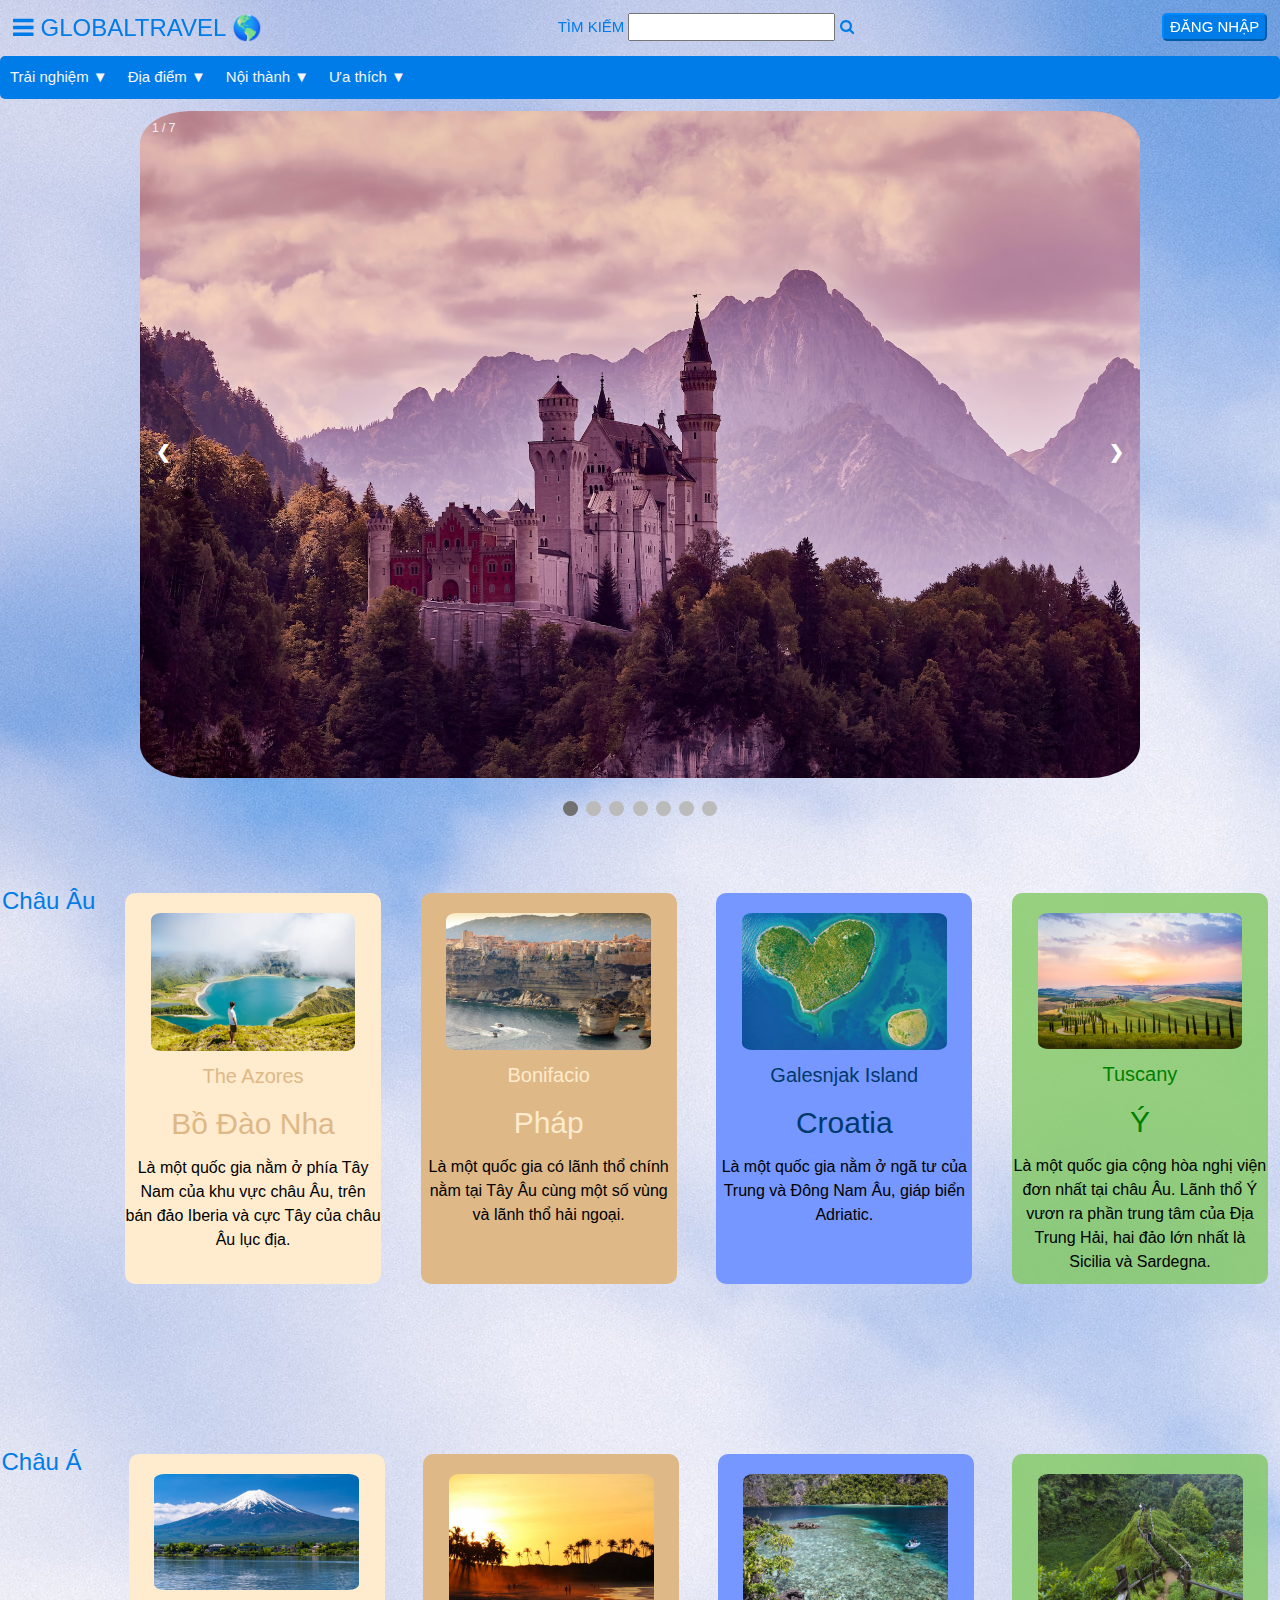
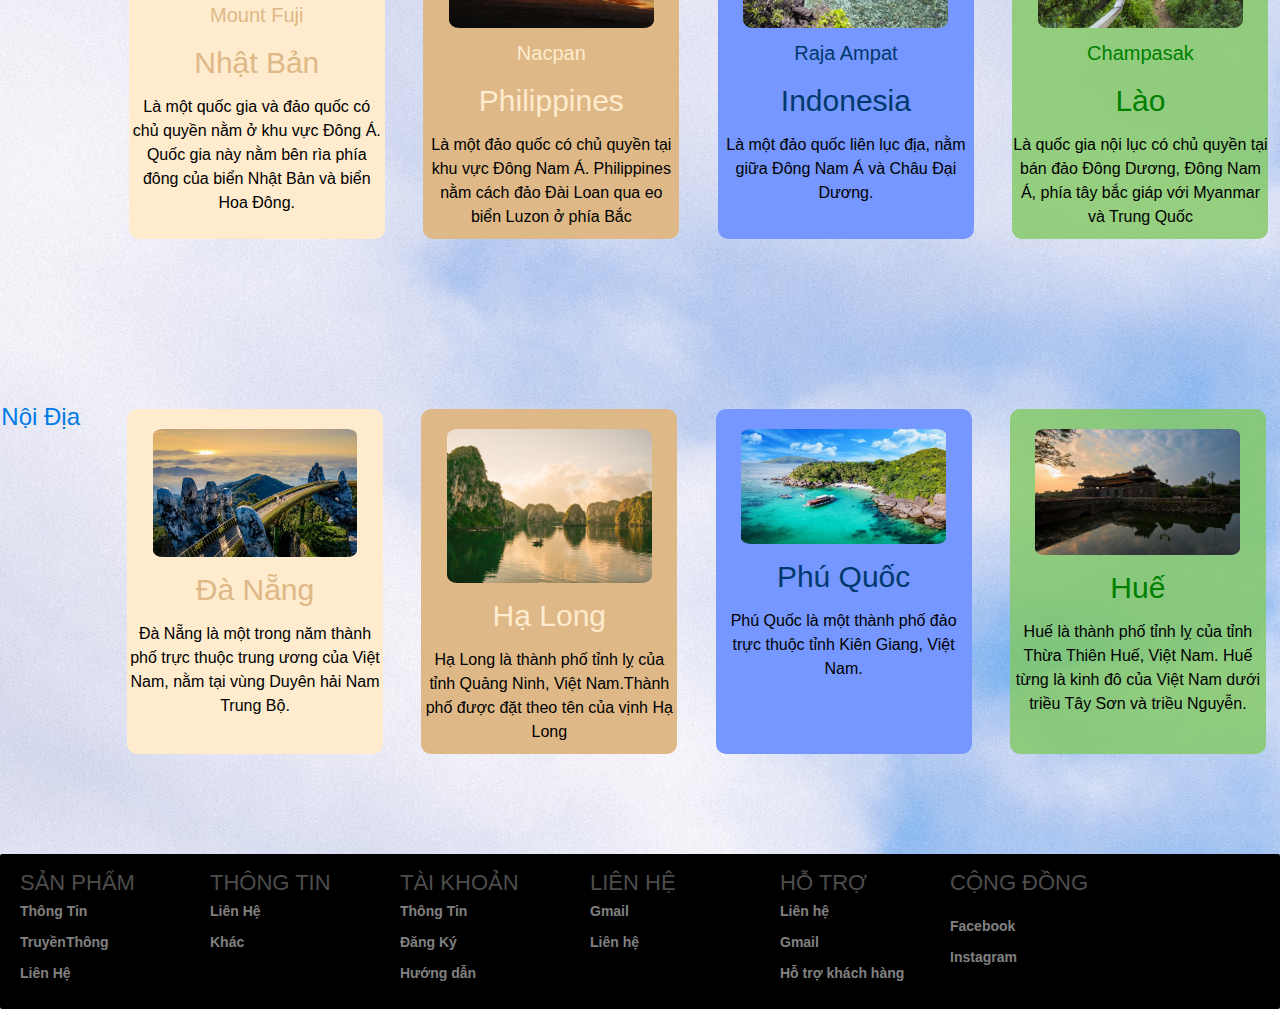
<file: FinalExam/index.html>
<!DOCTYPE html>
<html lang="en">
<head>
    <meta charset="UTF-8">
    <meta name="viewport" content="width=device-width, initial-scale=1.0">
    <title>GLOBALTRAVEL🌎</title>
    <link rel="stylesheet" href="./style.css">
    <link rel="stylesheet" href="https://www.w3schools.com/w3css/4/w3.css">
    <link rel="stylesheet" href="https://cdnjs.cloudflare.com/ajax/libs/font-awesome/4.7.0/css/font-awesome.min.css">
    <link rel="stylesheet" href="https://fonts.googleapis.com/css?family=Bebas+Neue">
</head>
<body>
 <!-- Navigation -->
 <div class="Login_bar"> 
     <div id="Logo"><h3> <i class="fa fa-bars"></i> GLOBALTRAVEL 🌎</h3></div>
     <div class="Login_bar_item">TÌM KIẾM <input type="text" class="search_input"> <i class="fa fa-search"></i></div>
     <div class="Login_bar_item">
        <a href="./form/indexform.html">

            <button id="Login_bar_button">ĐĂNG NHẬP</button>
        </a>
    </div>
 </div>

 <div class="nav">
     <a href="" class="nav-items">Trải nghiệm ▼ </a>
     <a href="" class="nav-items">Địa điểm ▼ </a>
     <a href="" class="nav-items">Nội thành ▼</a>
     <a href="" class="nav-items">Ưa thích ▼</a>
 </div>
 
 <div class="slideshow-container">
     <div class="mySlides fade">
         <div class="numbertext">1 / 7</div>
         <img class="slide_img" src="./image/andreas-weilguny-2uAVyybMrHI-unsplash.jpg" style="width:100%">
     </div>
    
     <div class="mySlides fade">
         <div class="numbertext">2 / 7</div>
         <img class="slide_img" src="./image/daniela-cuevas-t7YycgAoVSw-unsplash.jpg" style="width:100%">
     </div>
    
     <div class="mySlides fade">
         <div class="numbertext">3 / 7</div>
         <img class="slide_img" src="./image/elizeu-dias-RN6ts8IZ4_0-unsplash.jpg" style="width:100%">
     </div>
     <div class="mySlides fade">
         <div class="numbertext">4 / 7</div>
         <img class="slide_img" src="./image/mark-harpur-K2s_YE031CA-unsplash.jpg" style="width:100%">
     </div>
     <div class="mySlides fade">
        <div class="numbertext">5 / 7</div>
        <img class="slide_img" src="./image/pietro-de-grandi-T7K4aEPoGGk-unsplash (1).jpg" style="width:100%">
     </div>
     <div class="mySlides fade">
        <div class="numbertext">6 / 7</div>
        <img class="slide_img" src="./image/robert-lukeman-_RBcxo9AU-U-unsplash.jpg" style="width:100%">
     </div>
     <div class="mySlides fade">
        <div class="numbertext">7 / 7</div>
        <img src="./image/ryan-schroeder-Gg7uKdHFb_c-unsplash.jpg" style="width:100%;">
     </div>
    
     <a class="prev" onclick="plusSlides(-1)">❮</a>
     <a class="next" onclick="plusSlides(1)">❯</a>
    
</div>
    <br>
    
    <div style="text-align:center">
      <span class="dot" onclick="currentSlide(1)"></span> 
      <span class="dot" onclick="currentSlide(2)"></span> 
      <span class="dot" onclick="currentSlide(3)"></span> 
      <span class="dot" onclick="currentSlide(4)"></span> 
      <span class="dot" onclick="currentSlide(5)"></span> 
      <span class="dot" onclick="currentSlide(6)"></span> 
      <span class="dot" onclick="currentSlide(7)"></span> 
    </div>
 <!-- Main -->
 <!-- Trải Nghiệm -->
 <div class="Main_trai_nghiem">
    <h3 class="Main_tittle" >   Châu Âu</h3>
     <div class="img_trai_nghiem" style="background-color:blanchedalmond;">
         <div><img src="./image/1577359562.jpg" style="width:80%"></div>
         <a href="https://vi.wikipedia.org/wiki/B%E1%BB%93_%C4%90%C3%A0o_Nha" target="_blank" style="text-decoration: none;">         
            <h4 style="color: burlywood;">The Azores</h4>
            <h2 style="color: burlywood;">Bồ Đào Nha</h2>
            <h6 >Là một quốc gia nằm ở phía Tây Nam của khu vực châu Âu, trên bán đảo Iberia và cực Tây của châu Âu lục địa.</h6>  
         </a>
        </div>
     <div class="img_trai_nghiem" style="background-color:burlywood;">
         <div ><img src="./image/1490284328.jpg" style="width:80%  ;"></div>
         <a href="" style=" text-decoration: none;">
            <h4 style="color:blanchedalmond;">Bonifacio</h4>
            <h2 style="color:blanchedalmond;">Pháp</h2>
            <h6> Là một quốc gia có lãnh thổ chính nằm tại Tây Âu cùng một số vùng và lãnh thổ hải ngoại.</h6>
        </a>  
        </div>
     <div class="img_trai_nghiem" style="background-color:rgb(117, 151, 255);">
         <div><img src="./image/1490283415.jpg" style="width:80%"></div>
         <a href="" style="text-decoration: none;">
            <h4 style="color: rgb(0, 57, 108);">Galesnjak Island</h4>
            <h2 style="color: rgb(0, 57, 108);">Croatia</h2>
            <h6>Là một quốc gia nằm ở ngã tư của Trung và Đông Nam Âu, giáp biển Adriatic.</h6>  
           </div></a>
     <div class="img_trai_nghiem" style="background-color:rgba(131, 201, 98, 0.811);">
          <div><img src="./image/1456237277.jpg" style="width:80% ;"></div>
          <a href="" style="text-decoration: none;">
          <h4 style="color:green;">Tuscany</h4>
          <h2 style="color:green;">Ý</h2>
          <h6>Là một quốc gia cộng hòa nghị viện đơn nhất tại châu Âu. Lãnh thổ Ý vươn ra phần trung tâm của Địa Trung Hải, hai đảo lớn nhất là Sicilia và Sardegna.</h6>
          </a>
 </div>

 <div class="Main_trai_nghiem">
     <h3 class="Main_tittle" > Châu Á &ensp;</h3> 
     <div class="img_trai_nghiem" style="background-color:blanchedalmond;">
         <div><img src="./image/Hinh-anh-nui-Phu-Si-dep.jpg" style="width:80%"></div>
         <a href="https://vi.wikipedia.org/wiki/Nh%E1%BA%ADt_B%E1%BA%A3n" target="_blank" style="text-decoration: none;">         
            <h4 style="color: burlywood;">Mount Fuji</h4>
            <h2 style="color: burlywood;">Nhật Bản</h2>
            <h6 >Là một quốc gia và đảo quốc có chủ quyền nằm ở khu vực Đông Á. Quốc gia này nằm bên rìa phía đông của biển Nhật Bản và biển Hoa Đông.</h6>  
         </a>
        </div>
     <div class="img_trai_nghiem" style="background-color:burlywood;">
         <div ><img src="./image/Philip.jpg" style="width:80%  ;"></div>
         <a href="" style=" text-decoration: none;">
            <h4 style="color:blanchedalmond;">Nacpan</h4>
            <h2 style="color:blanchedalmond;">Philippines</h2>
            <h6> Là một đảo quốc có chủ quyền tại khu vực Đông Nam Á. Philippines nằm cách đảo Đài Loan qua eo biển Luzon ở phía Bắc</h6>
        </a>  
        </div>
     <div class="img_trai_nghiem" style="background-color:rgb(117, 151, 255);">
         <div><img src="./image/16-dia-diem-dang-kinh-ngac-o-chau-a-ma-du-khach-chua-biet-toi-11-.4771.jpg" style="width:80%"></div>
         <a href="" style="text-decoration: none;">
            <h4 style="color: rgb(0, 57, 108);">Raja Ampat</h4>
            <h2 style="color: rgb(0, 57, 108);"> Indonesia</h2>
            <h6>Là một đảo quốc liên lục địa, nằm giữa Đông Nam Á và Châu Đại Dương.</h6>  
           </div></a>
     <div class="img_trai_nghiem" style="background-color:rgba(131, 201, 98, 0.811);">
          <div><img src="./image/Lao.jpg" style="width:80% ;"></div>
          <a href="" style="text-decoration: none;">
          <h4 style="color:green;">Champasak</h4>
          <h2 style="color:green;">Lào</h2>
          <h6>Là quốc gia nội lục có chủ quyền tại bán đảo Đông Dương, Đông Nam Á, phía tây bắc giáp với Myanmar và Trung Quốc</h6>
          </a>
        </div>

 <div class="Main_trai_nghiem">
     <h3 class="Main_tittle" >Nội Địa &ensp;</h3> 
     <div class="img_trai_nghiem" style="background-color:blanchedalmond;">
         <div><img src="./image/Dan nang.jpg" style="width:80%"></div>
         <a href="https://vi.wikipedia.org/wiki/%C4%90%C3%A0_N%E1%BA%B5ng" target="_blank" style="text-decoration: none;">         
            <h2 style="color: burlywood;">Đà Nẵng</h2>
            <h6 >Đà Nẵng là một trong năm thành phố trực thuộc trung ương của Việt Nam, nằm tại vùng Duyên hải Nam Trung Bộ. </h6>  
         </a>
        </div>
     <div class="img_trai_nghiem" style="background-color:burlywood;">
         <div ><img src="./image/anh-dep-dao-vinhhalomg-viet-nam_055419149.jpg" style="width:80%  ;"></div>
         <a href="" style=" text-decoration: none;">
            <h2 style="color:blanchedalmond;">Hạ Long</h2>
            <h6>Hạ Long là thành phố tỉnh lỵ của tỉnh Quảng Ninh, Việt Nam.Thành phố được đặt theo tên của vịnh Hạ Long</h6>
        </a>  
        </div>
     <div class="img_trai_nghiem" style="background-color:rgb(117, 151, 255);">
         <div><img src="./image/dao_nho_phu_quoc_.jpg" style="width:80%"></div>
         <a href="" style=  "text-decoration: none;">
            <h2 style="color: rgb(0, 57, 108);">Phú Quốc</h2>
            <h6>Phú Quốc là một thành phố đảo trực thuộc tỉnh Kiên Giang, Việt Nam.</h6>  
           </div></a>
     <div class="img_trai_nghiem" style="background-color:rgba(131, 201, 98, 0.811);">
          <div><img src="./image/anh-dep-co-do-hue-viet-nam_055419040.jpg" style="width:80% ;"></div>
          <a href="" style="text-decoration: none;">
          <h2 style="color:green;">Huế</h2>
          <h6>Huế là thành phố tỉnh lỵ của tỉnh Thừa Thiên Huế, Việt Nam. Huế từng là kinh đô của Việt Nam dưới triều Tây Sơn và triều Nguyễn.</h6>
          </a>
        </div>


        <!-- Quốc Tế -->
 <div class="Main_Global">
     <div class="Global_item"></div>
 </div>


 <!-- Footer -->
<div class="footer">
     <div class="contain">
     <div class="footer_inf">
         <h1>SẢN PHẨM </h1>
         <ul>
             <li>Thông Tin</li>
             <li>TruyềnThông</li>
             <li>Liên Hệ</li>
         </ul>
     </div>
     <div class="footer_inf">
          <h1>THÔNG TIN</h1>
         <ul>
         <li>Liên Hệ</li>
         <li>Khác</li>
         </ul>
     </div>
     <div class="footer_inf">
         <h1>TÀI KHOẢN</h1>
         <ul>
             <li>Thông Tin</li>
             <a href="./DANG KY/indexformdangky.html"><li>Đăng Ký</li></a>
             <li>Hướng dẫn</li>
         </ul>
     </div>
     <div class="footer_inf">
         <h1>LIÊN HỆ</h1>
         <ul>
             <li>Gmail</li>
             <li>Liên hệ</li>
         </ul>
     </div>
     <div class="footer_inf">
          <h1>HỖ TRỢ</h1>
         <ul>
             <li>Liên hệ</li>
             <li>Gmail</li>
             <a href="../supported.html"><li>Hỗ trợ khách hàng </li></a>
         </ul>
  </div>
  <div class="Footer_social">
    <h1>CỘNG ĐỒNG</h1>
    <ul>
       <a href="https://www.facebook.com/" target="_blank"><li>Facebook</li></a>
      <li>Instagram</li>
    </ul>
  </div>
 <div class="clearfix"></div>
 </div>

  




  
 <script src="./app.js"></script>
</body>
</html>
</file>
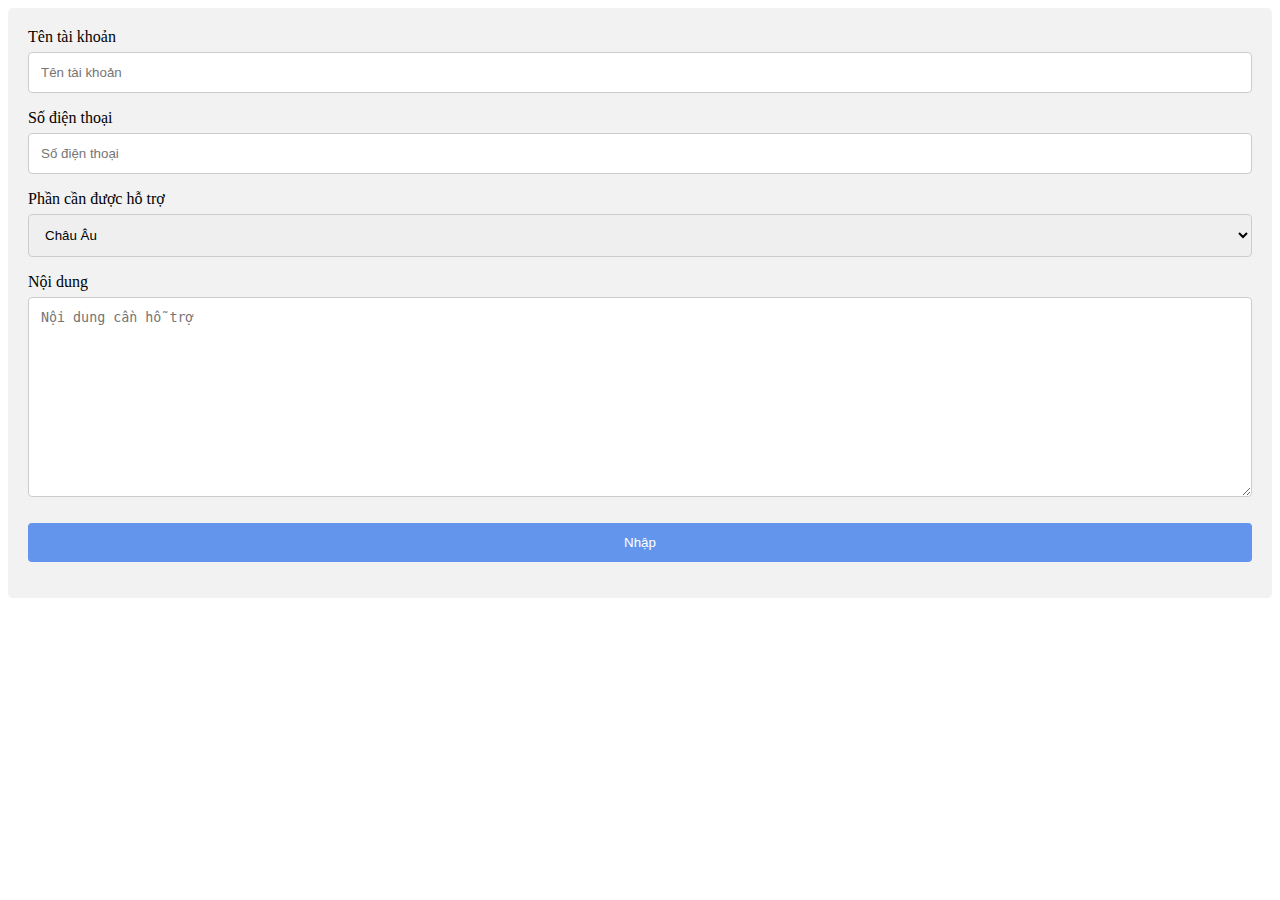
<file: supported.html>
<!DOCTYPE html>
<html lang="en">
<head>
    <meta charset="UTF-8">
    <meta name="viewport" content="width=device-width, initial-scale=1.0">
    <title>Document</title>
    <link rel="stylesheet" href="./supported.css">
</head>
<body>
    <div class="container">
      
          <label for="fname">Tên tài khoản </label>
          <input type="text" id="fname" name="firstname" placeholder="Tên tài khoản">
      
          <label for="lname">Số điện thoại</label>
          <input type="text" id="lname" name="lastname" placeholder="Số điện thoại">
      
          <label for="country">Phần cần được hỗ trợ</label>
          <select id="country" name="country">
            <option value="australia">Châu Âu</option>
            <option value="canada">Châu Á</option>
            <option value="usa">Nội địa</option>
          </select>
      
          <label for="subject">Nội dung</label>
          <textarea id="subject" name="subject" placeholder="Nội dung cần hỗ trợ " style="height:200px"></textarea>
      
         <a href="./FinalExam/index.html"><button>Nhập</button></a>
      
      </div>
</body>
</html>
</file>
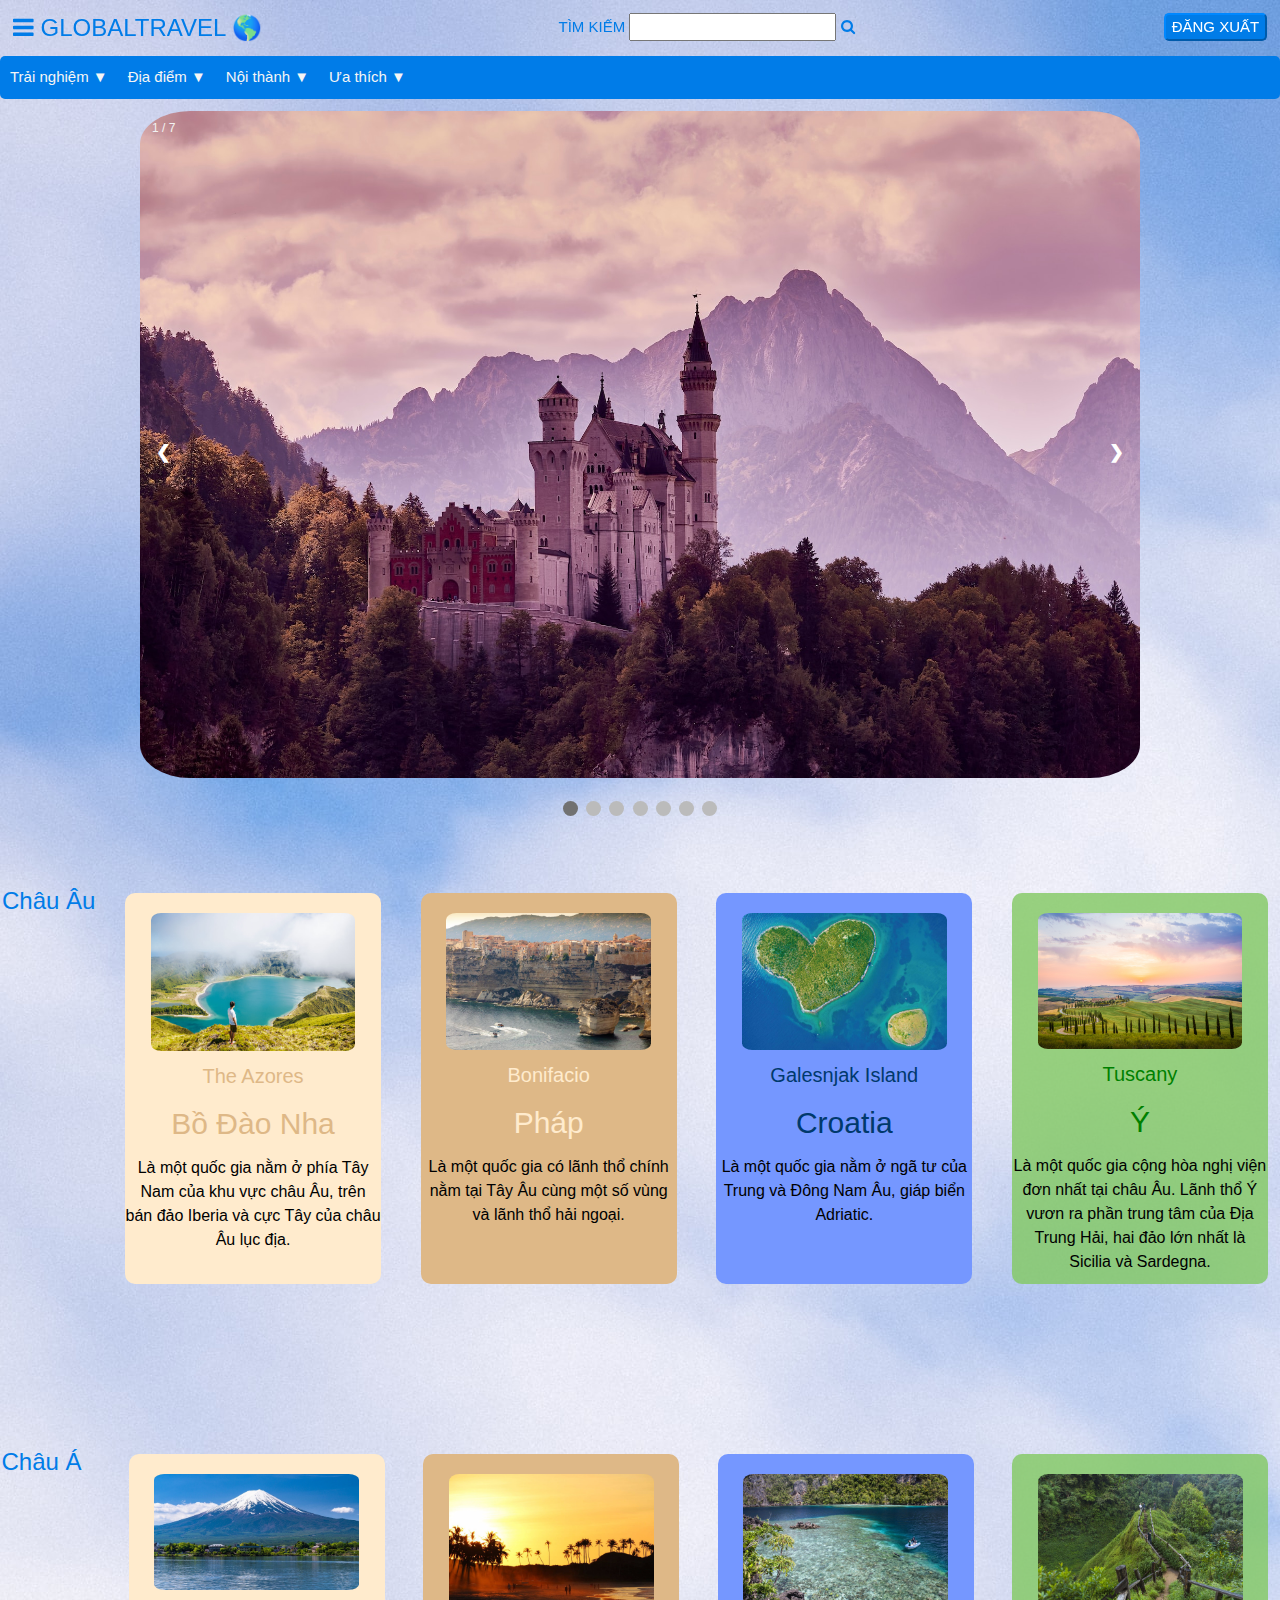
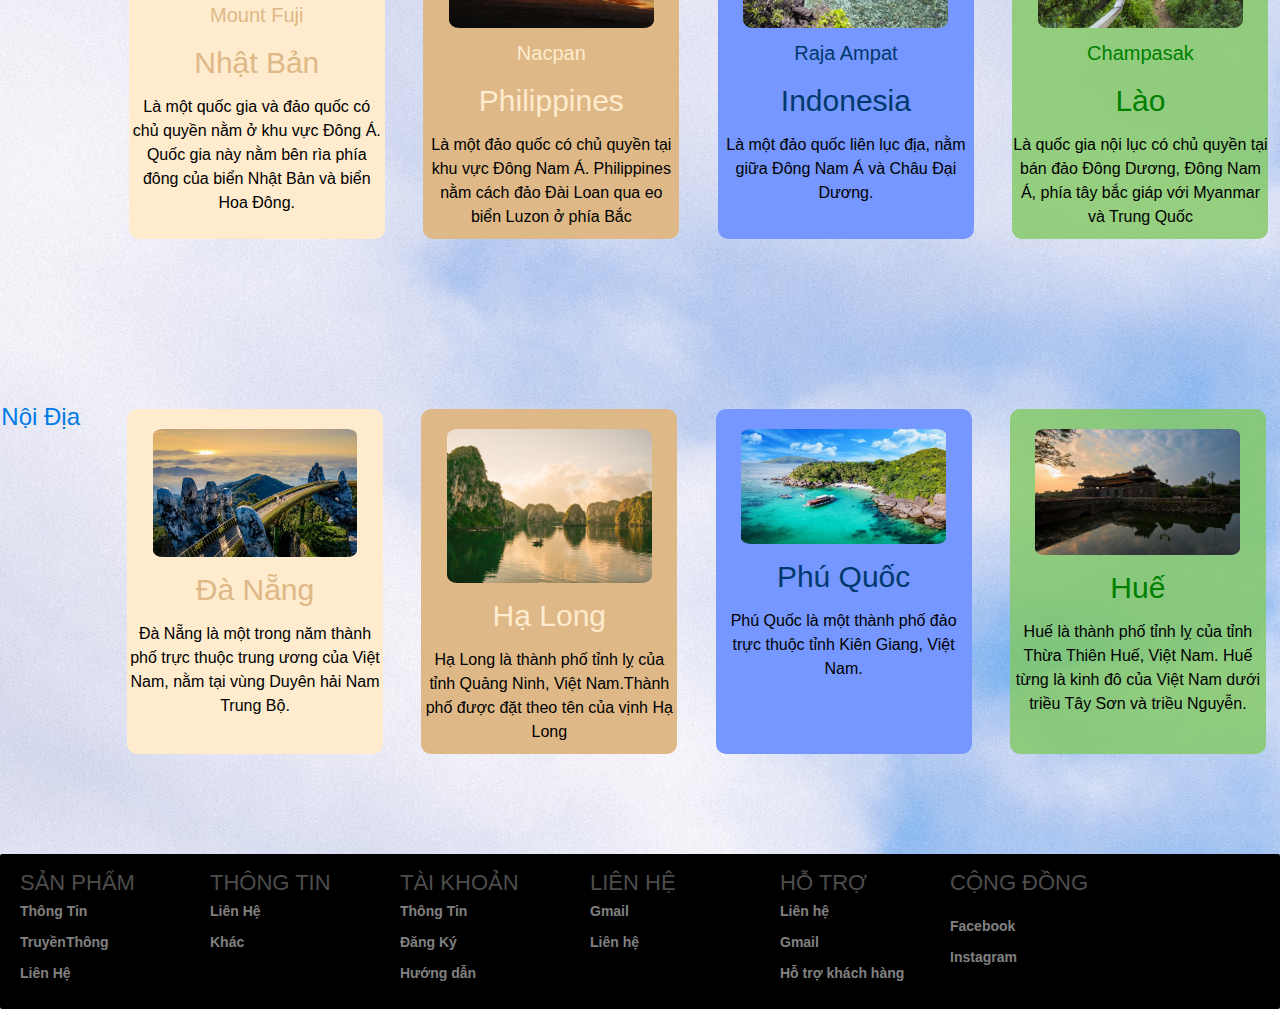
<file: FinalExam/index copy.html>
<!DOCTYPE html>
<html lang="en">
<head>
    <meta charset="UTF-8">
    <meta name="viewport" content="width=device-width, initial-scale=1.0">
    <title>GLOBALTRAVEL🌎</title>
    <link rel="stylesheet" href="./style.css">
    <link rel="stylesheet" href="https://www.w3schools.com/w3css/4/w3.css">
    <link rel="stylesheet" href="https://cdnjs.cloudflare.com/ajax/libs/font-awesome/4.7.0/css/font-awesome.min.css">
    <link rel="stylesheet" href="https://fonts.googleapis.com/css?family=Bebas+Neue">
</head>
<body>
 <!-- Navigation -->
 <div class="Login_bar"> 
     <div id="Logo"><h3> <i class="fa fa-bars"></i> GLOBALTRAVEL 🌎</h3></div>
     <div class="Login_bar_item">TÌM KIẾM <input type="text" class="search_input"> <i class="fa fa-search"></i></div>
     <div class="Login_bar_item">
        <a href="./form/indexform.html">

            <button id="Login_bar_button">ĐĂNG XUẤT</button>
        </a>
    </div>
 </div>

 <div class="nav">
     <a href="" class="nav-items">Trải nghiệm ▼ </a>
     <a href="" class="nav-items">Địa điểm ▼ </a>
     <a href="" class="nav-items">Nội thành ▼</a>
     <a href="" class="nav-items">Ưa thích ▼</a>
 </div>
 
 <div class="slideshow-container">
     <div class="mySlides fade">
         <div class="numbertext">1 / 7</div>
         <img class="slide_img" src="./image/andreas-weilguny-2uAVyybMrHI-unsplash.jpg" style="width:100%">
     </div>
    
     <div class="mySlides fade">
         <div class="numbertext">2 / 7</div>
         <img class="slide_img" src="./image/daniela-cuevas-t7YycgAoVSw-unsplash.jpg" style="width:100%">
     </div>
    
     <div class="mySlides fade">
         <div class="numbertext">3 / 7</div>
         <img class="slide_img" src="./image/elizeu-dias-RN6ts8IZ4_0-unsplash.jpg" style="width:100%">
     </div>
     <div class="mySlides fade">
         <div class="numbertext">4 / 7</div>
         <img class="slide_img" src="./image/mark-harpur-K2s_YE031CA-unsplash.jpg" style="width:100%">
     </div>
     <div class="mySlides fade">
        <div class="numbertext">5 / 7</div>
        <img class="slide_img" src="./image/pietro-de-grandi-T7K4aEPoGGk-unsplash (1).jpg" style="width:100%">
     </div>
     <div class="mySlides fade">
        <div class="numbertext">6 / 7</div>
        <img class="slide_img" src="./image/robert-lukeman-_RBcxo9AU-U-unsplash.jpg" style="width:100%">
     </div>
     <div class="mySlides fade">
        <div class="numbertext">7 / 7</div>
        <img src="./image/ryan-schroeder-Gg7uKdHFb_c-unsplash.jpg" style="width:100%;">
     </div>
    
     <a class="prev" onclick="plusSlides(-1)">❮</a>
     <a class="next" onclick="plusSlides(1)">❯</a>
    
</div>
    <br>
    
    <div style="text-align:center">
      <span class="dot" onclick="currentSlide(1)"></span> 
      <span class="dot" onclick="currentSlide(2)"></span> 
      <span class="dot" onclick="currentSlide(3)"></span> 
      <span class="dot" onclick="currentSlide(4)"></span> 
      <span class="dot" onclick="currentSlide(5)"></span> 
      <span class="dot" onclick="currentSlide(6)"></span> 
      <span class="dot" onclick="currentSlide(7)"></span> 
    </div>
 <!-- Main -->
 <!-- Trải Nghiệm -->
 <div class="Main_trai_nghiem">
    <h3 class="Main_tittle" >   Châu Âu</h3>
     <div class="img_trai_nghiem" style="background-color:blanchedalmond;">
         <div><img src="./image/1577359562.jpg" style="width:80%"></div>
         <a href="https://vi.wikipedia.org/wiki/B%E1%BB%93_%C4%90%C3%A0o_Nha" target="_blank" style="text-decoration: none;">         
            <h4 style="color: burlywood;">The Azores</h4>
            <h2 style="color: burlywood;">Bồ Đào Nha</h2>
            <h6 >Là một quốc gia nằm ở phía Tây Nam của khu vực châu Âu, trên bán đảo Iberia và cực Tây của châu Âu lục địa.</h6>  
         </a>
        </div>
     <div class="img_trai_nghiem" style="background-color:burlywood;">
         <div ><img src="./image/1490284328.jpg" style="width:80%  ;"></div>
         <a href="" style=" text-decoration: none;">
            <h4 style="color:blanchedalmond;">Bonifacio</h4>
            <h2 style="color:blanchedalmond;">Pháp</h2>
            <h6> Là một quốc gia có lãnh thổ chính nằm tại Tây Âu cùng một số vùng và lãnh thổ hải ngoại.</h6>
        </a>  
        </div>
     <div class="img_trai_nghiem" style="background-color:rgb(117, 151, 255);">
         <div><img src="./image/1490283415.jpg" style="width:80%"></div>
         <a href="" style="text-decoration: none;">
            <h4 style="color: rgb(0, 57, 108);">Galesnjak Island</h4>
            <h2 style="color: rgb(0, 57, 108);">Croatia</h2>
            <h6>Là một quốc gia nằm ở ngã tư của Trung và Đông Nam Âu, giáp biển Adriatic.</h6>  
           </div></a>
     <div class="img_trai_nghiem" style="background-color:rgba(131, 201, 98, 0.811);">
          <div><img src="./image/1456237277.jpg" style="width:80% ;"></div>
          <a href="" style="text-decoration: none;">
          <h4 style="color:green;">Tuscany</h4>
          <h2 style="color:green;">Ý</h2>
          <h6>Là một quốc gia cộng hòa nghị viện đơn nhất tại châu Âu. Lãnh thổ Ý vươn ra phần trung tâm của Địa Trung Hải, hai đảo lớn nhất là Sicilia và Sardegna.</h6>
          </a>
 </div>

 <div class="Main_trai_nghiem">
     <h3 class="Main_tittle" > Châu Á &ensp;</h3> 
     <div class="img_trai_nghiem" style="background-color:blanchedalmond;">
         <div><img src="./image/Hinh-anh-nui-Phu-Si-dep.jpg" style="width:80%"></div>
         <a href="https://vi.wikipedia.org/wiki/Nh%E1%BA%ADt_B%E1%BA%A3n" target="_blank" style="text-decoration: none;">         
            <h4 style="color: burlywood;">Mount Fuji</h4>
            <h2 style="color: burlywood;">Nhật Bản</h2>
            <h6 >Là một quốc gia và đảo quốc có chủ quyền nằm ở khu vực Đông Á. Quốc gia này nằm bên rìa phía đông của biển Nhật Bản và biển Hoa Đông.</h6>  
         </a>
        </div>
     <div class="img_trai_nghiem" style="background-color:burlywood;">
         <div ><img src="./image/Philip.jpg" style="width:80%  ;"></div>
         <a href="" style=" text-decoration: none;">
            <h4 style="color:blanchedalmond;">Nacpan</h4>
            <h2 style="color:blanchedalmond;">Philippines</h2>
            <h6> Là một đảo quốc có chủ quyền tại khu vực Đông Nam Á. Philippines nằm cách đảo Đài Loan qua eo biển Luzon ở phía Bắc</h6>
        </a>  
        </div>
     <div class="img_trai_nghiem" style="background-color:rgb(117, 151, 255);">
         <div><img src="./image/16-dia-diem-dang-kinh-ngac-o-chau-a-ma-du-khach-chua-biet-toi-11-.4771.jpg" style="width:80%"></div>
         <a href="" style="text-decoration: none;">
            <h4 style="color: rgb(0, 57, 108);">Raja Ampat</h4>
            <h2 style="color: rgb(0, 57, 108);"> Indonesia</h2>
            <h6>Là một đảo quốc liên lục địa, nằm giữa Đông Nam Á và Châu Đại Dương.</h6>  
           </div></a>
     <div class="img_trai_nghiem" style="background-color:rgba(131, 201, 98, 0.811);">
          <div><img src="./image/Lao.jpg" style="width:80% ;"></div>
          <a href="" style="text-decoration: none;">
          <h4 style="color:green;">Champasak</h4>
          <h2 style="color:green;">Lào</h2>
          <h6>Là quốc gia nội lục có chủ quyền tại bán đảo Đông Dương, Đông Nam Á, phía tây bắc giáp với Myanmar và Trung Quốc</h6>
          </a>
        </div>

 <div class="Main_trai_nghiem">
     <h3 class="Main_tittle" >Nội Địa &ensp;</h3> 
     <div class="img_trai_nghiem" style="background-color:blanchedalmond;">
         <div><img src="./image/Dan nang.jpg" style="width:80%"></div>
         <a href="https://vi.wikipedia.org/wiki/%C4%90%C3%A0_N%E1%BA%B5ng" target="_blank" style="text-decoration: none;">         
            <h2 style="color: burlywood;">Đà Nẵng</h2>
            <h6 >Đà Nẵng là một trong năm thành phố trực thuộc trung ương của Việt Nam, nằm tại vùng Duyên hải Nam Trung Bộ. </h6>  
         </a>
        </div>
     <div class="img_trai_nghiem" style="background-color:burlywood;">
         <div ><img src="./image/anh-dep-dao-vinhhalomg-viet-nam_055419149.jpg" style="width:80%  ;"></div>
         <a href="" style=" text-decoration: none;">
            <h2 style="color:blanchedalmond;">Hạ Long</h2>
            <h6>Hạ Long là thành phố tỉnh lỵ của tỉnh Quảng Ninh, Việt Nam.Thành phố được đặt theo tên của vịnh Hạ Long</h6>
        </a>  
        </div>
     <div class="img_trai_nghiem" style="background-color:rgb(117, 151, 255);">
         <div><img src="./image/dao_nho_phu_quoc_.jpg" style="width:80%"></div>
         <a href="" style=  "text-decoration: none;">
            <h2 style="color: rgb(0, 57, 108);">Phú Quốc</h2>
            <h6>Phú Quốc là một thành phố đảo trực thuộc tỉnh Kiên Giang, Việt Nam.</h6>  
           </div></a>
     <div class="img_trai_nghiem" style="background-color:rgba(131, 201, 98, 0.811);">
          <div><img src="./image/anh-dep-co-do-hue-viet-nam_055419040.jpg" style="width:80% ;"></div>
          <a href="" style="text-decoration: none;">
          <h2 style="color:green;">Huế</h2>
          <h6>Huế là thành phố tỉnh lỵ của tỉnh Thừa Thiên Huế, Việt Nam. Huế từng là kinh đô của Việt Nam dưới triều Tây Sơn và triều Nguyễn.</h6>
          </a>
        </div>


        <!-- Quốc Tế -->
 <div class="Main_Global">
     <div class="Global_item"></div>
 </div>


 <!-- Footer -->
<div class="footer">
     <div class="contain">
     <div class="footer_inf">
         <h1>SẢN PHẨM </h1>
         <ul>
             <li>Thông Tin</li>
             <li>TruyềnThông</li>
             <li>Liên Hệ</li>
         </ul>
     </div>
     <div class="footer_inf">
          <h1>THÔNG TIN</h1>
         <ul>
         <li>Liên Hệ</li>
         <li>Khác</li>
         </ul>
     </div>
     <div class="footer_inf">
         <h1>TÀI KHOẢN</h1>
         <ul>
             <li>Thông Tin</li>
             <a href="./form/indexform.html"><li>Đăng Ký</li></a>
             <li>Hướng dẫn</li>
         </ul>
     </div>
     <div class="footer_inf">
         <h1>LIÊN HỆ</h1>
         <ul>
             <li>Gmail</li>
             <li>Liên hệ</li>
         </ul>
     </div>
     <div class="footer_inf">
          <h1>HỖ TRỢ</h1>
         <ul>
             <li>Liên hệ</li>
             <li>Gmail</li>
             <a href="../supported.html"><li>Hỗ trợ khách hàng </li></a>
         </ul>
  </div>
  <div class="Footer_social">
    <h1>CỘNG ĐỒNG</h1>
    <ul>
      <li>Facebook</li>
      <li>Instagram</li>
    </ul>
  </div>
 <div class="clearfix"></div>
 </div>

  




  
 <script src="./app.js"></script>
</body>
</html>
</file>
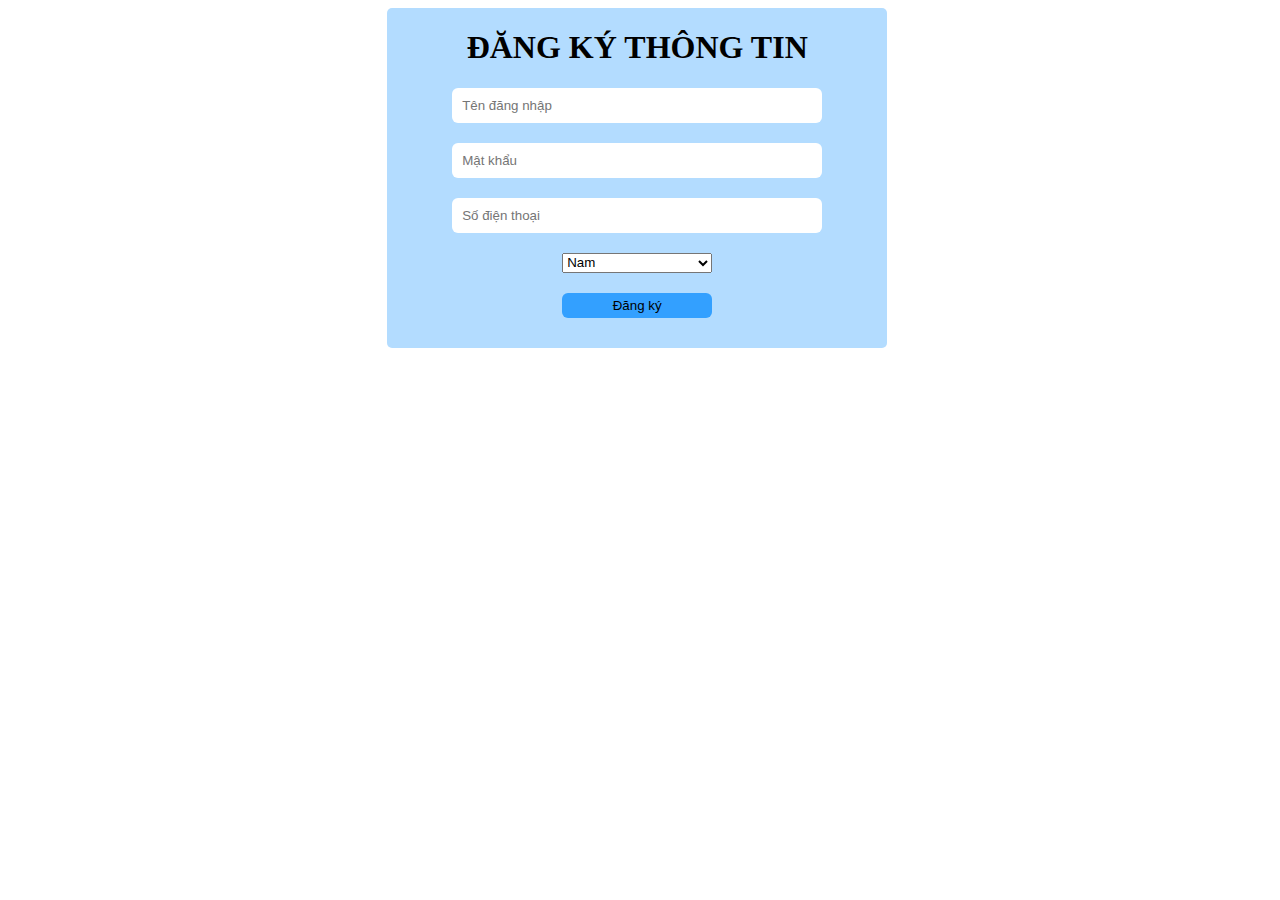
<file: form/indexform.html>
<!DOCTYPE html>
<html lang="en">
<head>
    <meta charset="UTF-8">
    <meta name="viewport" content="width=device-width, initial-scale=1.0">
    <title>Đăng Ký</title>
    <link rel="stylesheet" href="./styleform.css">
</head>
<body>
     <div class="container">
         <h1>ĐĂNG KÝ THÔNG TIN</h1>
         <form id="personal-Information" action="../index.html">
             <input type="text" id="Name" name="Họ và tên" placeholder="Tên đăng nhập">
             <input type="text" id="Ages" name="Tuổi" placeholder="Mật khẩu">
             <input type="text" id="Phone" name="Số điện thoại" placeholder="Số điện thoại"> 
             <select > 
                <option value="1">Nam</option>
                <option value="2">Nữ</option>
                <option value="3">Khác</option>
             </select>
             <a href="../index.html">
                 <button  value="Submit">Đăng ký</button>
             </a>
         </form>
     </div>
     <script src="./appform.js"></script>
</body>
</html>
</file>
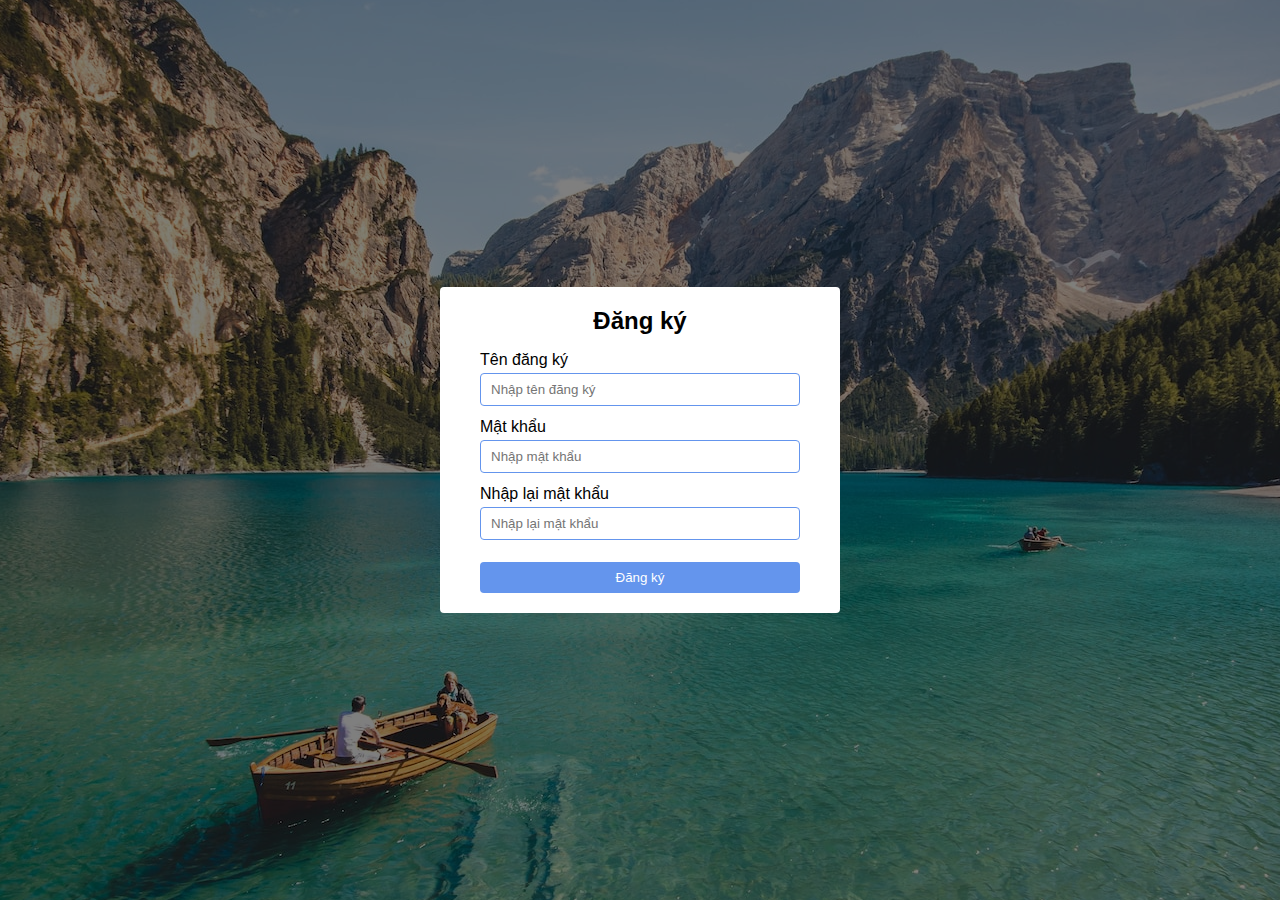
<file: FinalExam/DANG KY/indexformdangky.html>
<!DOCTYPE html>
<html lang="en">
<head>
    <meta charset="UTF-8">
    <meta name="viewport" content="width=device-width, initial-scale=1.0">
    <title>Document</title>
    <link rel="stylesheet" href="./styleform.css">
</head>
<body>
     <!-- <div class="container">
         <h1>ĐĂNG KÝ THÔNG TIN</h1>
         <form id="personal-Information" action="../index.html">
             <input type="text" id="Name" name="Họ và tên" placeholder="Tên đăng nhập">
             <input type="text" id="Ages" name="Tuổi" placeholder="Mật khẩu">
             <input type="text" id="Phone" name="Số điện thoại" placeholder="Số điện thoại"> 
             <select > 
                <option value="1">Nam</option>
                <option value="2">Nữ</option>
                <option value="3">Khác</option>
             </select>
             <a href="../index.html">
                 <button  value="Submit">Đăng ký</button>
             </a>
         </form>
     </div> -->
     <div class="container">
        <h2>Đăng ký</h2>
        <form action="">
          <div class="field">
            <label for="username">Tên đăng ký</label>
            <input type="text" placeholder="Nhập tên đăng ký" id="username" />
            <p class="error" id="username-error"></p>
          </div>
          <div class="field">
            <label for="password">Mật khẩu</label>
            <input type="password" placeholder="Nhập mật khẩu" id="password" />
            <p class="error" id="password-error"></p>
          </div>
          <div class="field">
            <label for="passwordagain">Nhập lại mật khẩu</label>
            <input type="password" placeholder="Nhập lại mật khẩu" id="passwordagain" />
            <p class="error" id="passwordagain-error"></p>
          </div>
          <p class="error" id="login-error"></p>
          <button type="button" id="login-btn">Đăng ký</button>
        </form>
      </div>
     <script src="./appform.js"></script>
</body>
</html>
</file>
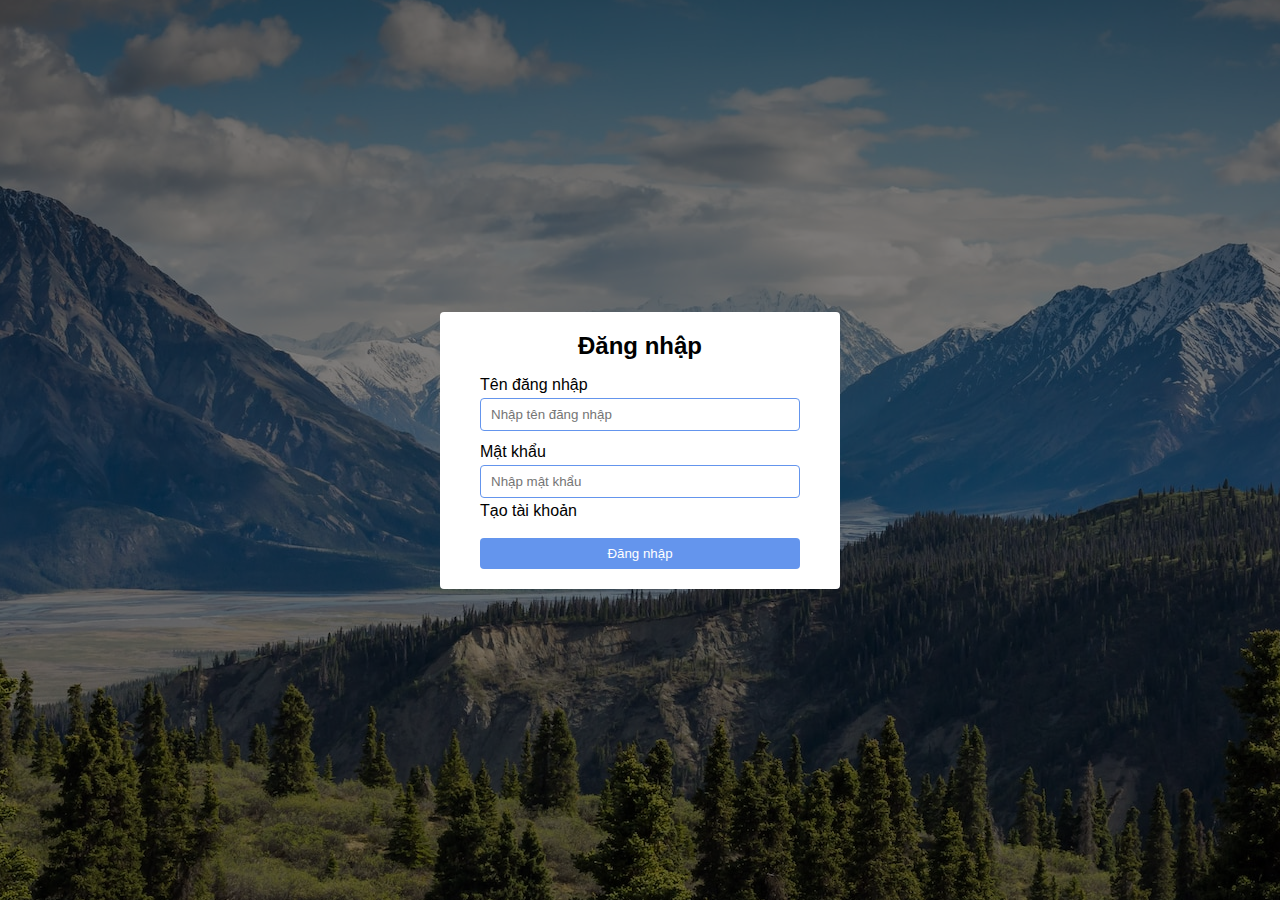
<file: FinalExam/form/indexform.html>
<!DOCTYPE html>
<html lang="en">
<head>
    <meta charset="UTF-8">
    <meta name="viewport" content="width=device-width, initial-scale=1.0">
    <title>Document</title>
    <link rel="stylesheet" href="./styleform.css">
</head>
<body>
     <!-- <div class="container">
         <h1>ĐĂNG KÝ THÔNG TIN</h1>
         <form id="personal-Information" action="../index.html">
             <input type="text" id="Name" name="Họ và tên" placeholder="Tên đăng nhập">
             <input type="text" id="Ages" name="Tuổi" placeholder="Mật khẩu">
             <input type="text" id="Phone" name="Số điện thoại" placeholder="Số điện thoại"> 
             <select > 
                <option value="1">Nam</option>
                <option value="2">Nữ</option>
                <option value="3">Khác</option>
             </select>
             <a href="../index.html">
                 <button  value="Submit">Đăng ký</button>
             </a>
         </form>
     </div> -->
     <div class="container">
        <h2>Đăng nhập</h2>
        <form action="">
          <div class="field">
            <label for="username">Tên đăng nhập</label>
            <input type="text" placeholder="Nhập tên đăng nhập" id="username" />
            <p class="error" id="username-error"></p>
          </div>
          <div class="field">
            <label for="password">Mật khẩu</label>
            <input type="password" placeholder="Nhập mật khẩu" id="password" />
            <p class="error" id="password-error"></p>
          </div>
          <p class="error" id="login-error"></p>
          <a href="../DANG KY/indexformdangky.html" style="text-decoration: none;color: black;"><p>Tạo tài khoản</p></a>
          <button type="button" id="login-btn">Đăng nhập</button>
        </form>
      </div>
     <script src="./appform.js"></script>
</body>
</html>
</file>
<file: FinalExam/style.css>
.nav {
    background-color:rgba(0,124,232,1.00) ; 
    display: flex;
    border-radius: 5px;
   position: sticky;
   top:0;
   left:0;
   z-index:9999;
}
.nav a:hover {
   color: grey;
}
.nav-items{
  
    color:whitesmoke;
    text-decoration: none;
    padding:10px;
}
body{
    font-family:'Segoe UI', Tahoma, Geneva, Verdana, sans-serif ;
    background-image: url(../FinalExam/image/sonny-mauricio-kIr8e-01eAw-unsplash.jpg);
    
}
h3 {
    color:rgba(0,124,232,1.00) ;
    font-size: 22px;
}
.Login_bar {
    display: flex;
    text-align: center;
    justify-content: space-between;
   position: sticky;
   top: 0;
   left: 0;
   z-index:9999;
    
}
.Login_bar_item {
    margin-top: 1%;
    margin-right:1%;
    color:rgba(0,124,232,1.00);
}

.search_input{
  outline-color:rgba(0,124,232,1.00) ;
}

#Login_bar_button {
    color:white;
    background-color:rgba(0,124,232,1.00) ;
    border-color:rgb(0, 136, 255) ;
    border-radius:5px;

}
#Logo {
  margin-left: 1%;
}

/* Slideshow container */
.slideshow-container {
    max-width: 1000px;
    position: relative;
    margin: auto;
    margin-top: 1%;

}
img{
    border-radius: 5%;
}
/* Next & previous buttons */
.prev, .next {
    cursor: pointer;
    position: absolute;
    top: 50%;
    width: auto;
    padding: 16px;
    margin-top: -22px;
    color: white;
    font-weight: bold;
    font-size: 18px;
    transition: 0.6s ease;
    border-radius: 0 3px 3px 0;
    user-select: none;
  }

/* Position the "next button" to the right */
.next {
    right: 0;
    border-radius: 3px 0 0 3px;
  }

/* On hover, add a black background color with a little bit see-through */
.prev:hover, .next:hover {
    background-color: rgba(0,0,0,0.8);
  }

/* Caption text */
.text {
    color: #f2f2f2;
    font-size: 25px;
    padding: 8px 12px;
    position: absolute;
    bottom: 8px;
    width: 100%;
    text-align: center;
  }
  
/* Number text (1/7 etc) */
.numbertext {
    color: #f2f2f2;
    font-size: 12px;
    padding: 8px 12px;
    position: absolute;
    top: 0;
  }

/* The dots/bullets/indicators */
.dot {
    cursor: pointer;
    height: 15px;
    width: 15px;
    margin: 0 2px;
    background-color: #bbb;
    border-radius: 50%;
    display: inline-block;
    transition: background-color 0.6s ease;
  }

  .active, .dot:hover {
    background-color: #717171;
  }

/* Fading animation */
.fade {
    animation-name: fade;
    animation-duration: 1.5s;
  }

  @keyframes fade {
    from {opacity: .4} 
    to {opacity: 1}
  }
/* On smaller screens, decrease text size */
@media only screen and (max-width: 300px) {
    .prev, .next,.text {font-size: 11px}
  }  



  /* MAIN */
.Main_tittle {
   text-align: center;
    font: 300px;
}



.Main_trai_nghiem{
    margin-top: 50px;

    max-width: 100%;
    display: flex;
    justify-content:space-around;
    flex-wrap: wrap;

}
.img_trai_nghiem {
  width:20%;
  text-align: center;
  margin-top: 20px;
  border-radius: 10px;
  margin-right: 10px;
 margin-bottom: 100px;
 margin-left:2%;
}
.img_trai_nghiem div{
  margin-top: 20px;
}



/* footer */
.footer {
  border-radius:2px;
  width: 100%;
  position: relative;
  height: auto;
  background-color:black;
}
.footer .footer_inf {
  width: 190px;
  height: auto;
  float: left;
  padding: 0px 20px 20px 20px;
}
.footer .footer_inf h1 {
  margin: 0;
  padding: 0;
  font-family: inherit;
  font-size: 22px;
  line-height: 17px;
  padding: 20px 0px 5px 0px;
  color:rgb(77, 77, 77)
}
.footer .footer_inf ul {
  list-style-type: none;
  margin: 0;
  padding: 0;
}
.footer  ul li {
  color:gray;
  font-size: 14px;
  font-family: inherit;
  font-weight: bold;
  padding: 5px 0px 5px 0px;
  cursor: pointer;
}
.footer .Footer_social h1 {
  margin: 0;
  padding: 0;
  font-family: inherit;
  font-size: 22px;
  line-height: 17px;
  padding: 20px 0px 5px 0px;
  color:rgb(77, 77, 77)
}
.Footer_social ul li {
  display: block;
  padding-right: 5px !important;
  
}

.footer ul li:hover {
  color: #ffffff;
}
.clearfix {
  clear: both;
}
</file>
<file: supported.css>
button , input[type=text], select, textarea {
    width: 100%; 
    padding: 12px;  
    border: 1px solid #ccc; 
    border-radius: 4px; 
    box-sizing: border-box; 
    margin-top: 6px; 
    margin-bottom: 16px; 
    resize: vertical 
  }
  
  button , input[type=submit] {
    background-color:cornflowerblue;
    color: white;
    padding: 12px 20px;
    border: none;
    border-radius: 4px;
    cursor: pointer;
  }
  
 
  
  
  .container {
    border-radius: 5px;
    background-color: #f2f2f2;
    padding: 20px;
  }
</file>
<file: form/styleform.css>
.container{
    width: 500px;
    height: auto;
    display: flex;
    flex-direction: column;
    text-align: center;
    background:rgb(179, 220, 255);
    border-radius: 5px;
    margin-left: 30%;
}
form{
    display: flex;
    flex-direction: column;
    justify-content: center;
    align-items: center;

}
input {
    width: 350px;
    padding: 10px;
    border: none;
    border-radius: 6px;
    margin-bottom: 20px;
}
select {
    width: 150px;
    height:20px;
    margin-bottom: 20px
}
button {
    width: 150px;
    background-color: rgb(51, 160, 255) ;
    border: none;
    padding: 5px 20px;
    border-radius: 6px; 
    margin-bottom: 30px;
}
</file>
<file: FinalExam/DANG KY/styleform.css>
/* .container{
    width: 500px;
    height: auto;
    display: flex;
    flex-direction: column;
    text-align: center;
    background:rgb(179, 220, 255);
    border-radius: 5px;
    margin-left: 30%;
}
form{
    display: flex;
    flex-direction: column;
    justify-content: center;
    align-items: center;

}
input {
    width: 350px;
    padding: 10px;
    border: none;
    border-radius: 6px;
    margin-bottom: 20px;
}
select {
    width: 150px;
    height:20px;
    margin-bottom: 20px
}
button {
    width: 150px;
    background-color: rgb(51, 160, 255) ;
    border: none;
    padding: 5px 20px;
    border-radius: 6px; 
    margin-bottom: 30px;
} */
* {
    margin: 0;
    padding: 0;
    box-sizing: border-box;
  }
  
  body {
    font-family: sans-serif;
    background-image: url('../image/pietro-de-grandi-T7K4aEPoGGk-unsplash\ \(1\).jpg');
    background-position: center;
    background-color: rgba(0, 0, 0, 0.5);
    background-blend-mode: multiply;
    height: 100vh;
    display: flex;
    justify-content: center;
    align-items: center;
  }
  
  .container {
    background-color: white;
    padding: 20px 40px;
    border-radius: 4px;
    width: 400px;
  }
  
  h2 {
    text-align: center;
    margin-bottom: 16px;
  }
  
  .field {
    margin-top: 12px;
  }
  
  label {
    display: block;
  }
  
  input {
    width: 100%;
    padding: 8px 10px;
    margin-top: 4px;
    border: 1px solid cornflowerblue;
    border-radius: 4px;
    outline: none;
  }
  
  #login-btn {
    margin-top: 18px;
    width: 100%;
    border: none;
    outline: none;
    background-color: cornflowerblue;
    color: white;
    border-radius: 4px;
    padding: 8px;
    cursor: pointer;
  }
  
  #login-btn:hover {
    opacity: 0.8;
  }
  
  .error {
    color: crimson;
    font-size: 12px;
    margin-top: 4px;
  }
</file>
<file: FinalExam/form/styleform.css>
/* .container{
    width: 500px;
    height: auto;
    display: flex;
    flex-direction: column;
    text-align: center;
    background:rgb(179, 220, 255);
    border-radius: 5px;
    margin-left: 30%;
}
form{
    display: flex;
    flex-direction: column;
    justify-content: center;
    align-items: center;

}
input {
    width: 350px;
    padding: 10px;
    border: none;
    border-radius: 6px;
    margin-bottom: 20px;
}
select {
    width: 150px;
    height:20px;
    margin-bottom: 20px
}
button {
    width: 150px;
    background-color: rgb(51, 160, 255) ;
    border: none;
    padding: 5px 20px;
    border-radius: 6px; 
    margin-bottom: 30px;
} */
* {
    margin: 0;
    padding: 0;
    box-sizing: border-box;
  }
  
  body {
    font-family: sans-serif;
    background-image: url('../image/kalen-emsley-Bkci_8qcdvQ-unsplash.jpg');
    background-position: center;
    background-color: rgba(0, 0, 0, 0.5);
    background-blend-mode: multiply;
    height: 100vh;
    display: flex;
    justify-content: center;
    align-items: center;
  }
  
  .container {
    background-color: white;
    padding: 20px 40px;
    border-radius: 4px;
    width: 400px;
  }
  
  h2 {
    text-align: center;
    margin-bottom: 16px;
  }
  
  .field {
    margin-top: 12px;
  }
  
  label {
    display: block;
  }
  
  input {
    width: 100%;
    padding: 8px 10px;
    margin-top: 4px;
    border: 1px solid cornflowerblue;
    border-radius: 4px;
    outline: none;
  }
  
  #login-btn {
    margin-top: 18px;
    width: 100%;
    border: none;
    outline: none;
    background-color: cornflowerblue;
    color: white;
    border-radius: 4px;
    padding: 8px;
    cursor: pointer;
  }
  
  #login-btn:hover {
    opacity: 0.8;
  }
  
  .error {
    color: crimson;
    font-size: 12px;
    margin-top: 4px;
  }
</file>
